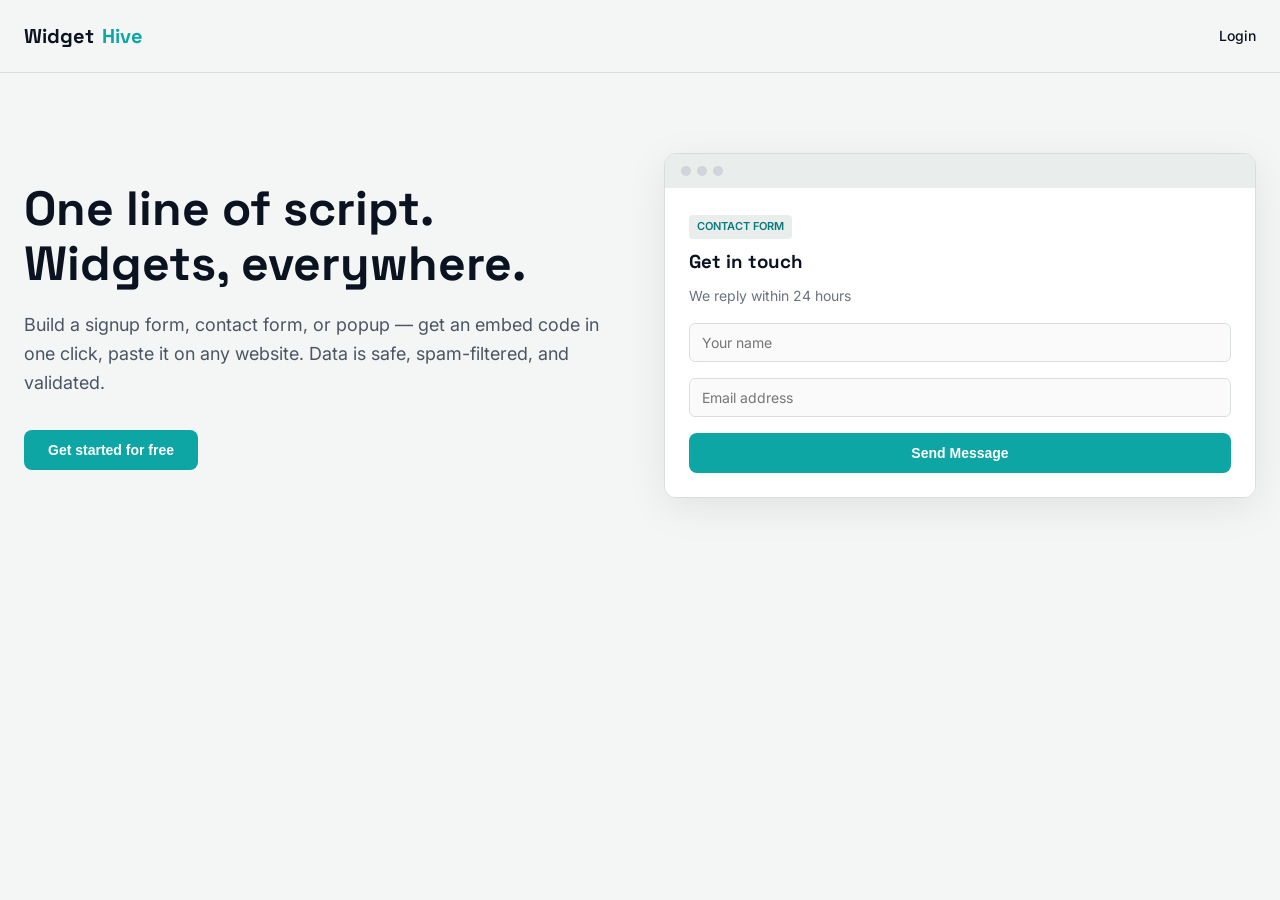
<file: index.html>
<!DOCTYPE html>
<html lang="en">
<head>
  <meta charset="UTF-8">
  <title>WidgetHive — Embed anywhere, capture everywhere</title>
  <link rel="preconnect" href="https://fonts.googleapis.com">
  <link href="https://fonts.googleapis.com/css2?family=Space+Grotesk:wght@500;700&family=Inter:wght@400;500;600&family=JetBrains+Mono&display=swap" rel="stylesheet">
  <link rel="stylesheet" href="style.css">
</head>
<body>

  <nav class="navbar">
    <div class="logo">Widget<span>Hive</span></div>
    <div class="nav-links">
      <a href="#" onclick="showLogin()">Login</a>
    </div>
  </nav>

  <section class="hero" id="hero-section">
    <div>
      <h1>One line of script.<br>Widgets, everywhere.</h1>
      <p>Build a signup form, contact form, or popup — get an embed code in one click, paste it on any website. Data is safe, spam-filtered, and validated.</p>
      <button class="btn btn-primary" onclick="showSignup()">Get started for free</button>
    </div>
    <div class="mock-browser">
      <div class="mock-browser-bar">
        <div class="mock-dot"></div>
        <div class="mock-dot"></div>
        <div class="mock-dot"></div>
      </div>
      <div class="mock-browser-body">
        <div class="widget-type-tag">Contact Form</div>
        <h3>Get in touch</h3>
        <p style="color:#6B7280; font-size:14px; margin:8px 0 16px;">We reply within 24 hours</p>
        <div class="form-group"><input placeholder="Your name" disabled></div>
        <div class="form-group"><input placeholder="Email address" disabled></div>
        <button class="btn btn-primary" style="width:100%;" disabled>Send Message</button>
      </div>
    </div>
  </section>

  <!-- LOGIN FORM -->
  <div class="auth-card hidden" id="login-card">
    <h2 style="margin-bottom:20px;">Log in</h2>
    <div class="form-group">
      <label>Email</label>
      <input type="email" id="login-email" placeholder="you@example.com">
    </div>
    <div class="form-group">
      <label>Password</label>
      <input type="password" id="login-password" placeholder="••••••••">
    </div>
    <button class="btn btn-primary" style="width:100%;" onclick="handleLogin()">Log in</button>
    <p class="error-msg hidden" id="login-error"></p>
    <p style="margin-top:16px; font-size:14px;">Don't have an account? <a href="#" onclick="showSignup()">Sign up</a></p>
  </div>

  <!-- SIGNUP FORM -->
  <div class="auth-card hidden" id="signup-card">
    <h2 style="margin-bottom:20px;">Create your account</h2>
    <div class="form-group">
      <label>Email</label>
      <input type="email" id="signup-email" placeholder="you@example.com">
    </div>
    <div class="form-group">
      <label>Password</label>
      <input type="password" id="signup-password" placeholder="At least 6 characters">
    </div>
    <button class="btn btn-primary" style="width:100%;" onclick="handleSignup()">Create account</button>
    <p class="error-msg hidden" id="signup-error"></p>
    <p style="margin-top:16px; font-size:14px;">Already have an account? <a href="#" onclick="showLogin()">Log in</a></p>
  </div>

  <script src="app.js"></script>
  <script>
    if (isLoggedIn()) window.location.href = "dashboard.html";

    function showLogin() {
      document.getElementById("hero-section").classList.add("hidden");
      document.getElementById("signup-card").classList.add("hidden");
      document.getElementById("login-card").classList.remove("hidden");
    }
    function showSignup() {
      document.getElementById("hero-section").classList.add("hidden");
      document.getElementById("login-card").classList.add("hidden");
      document.getElementById("signup-card").classList.remove("hidden");
    }

    async function handleLogin() {
      const email = document.getElementById("login-email").value;
      const password = document.getElementById("login-password").value;
      const errorEl = document.getElementById("login-error");
      try {
        await login(email, password);
        window.location.href = "dashboard.html";
      } catch (err) {
        errorEl.innerText = err.message;
        errorEl.classList.remove("hidden");
      }
    }

    async function handleSignup() {
      const email = document.getElementById("signup-email").value;
      const password = document.getElementById("signup-password").value;
      const errorEl = document.getElementById("signup-error");
      try {
        await signup(email, password);
        window.location.href = "dashboard.html";
      } catch (err) {
        errorEl.innerText = err.message;
        errorEl.classList.remove("hidden");
      }
    }
  </script>
</body>
</html>
</file>
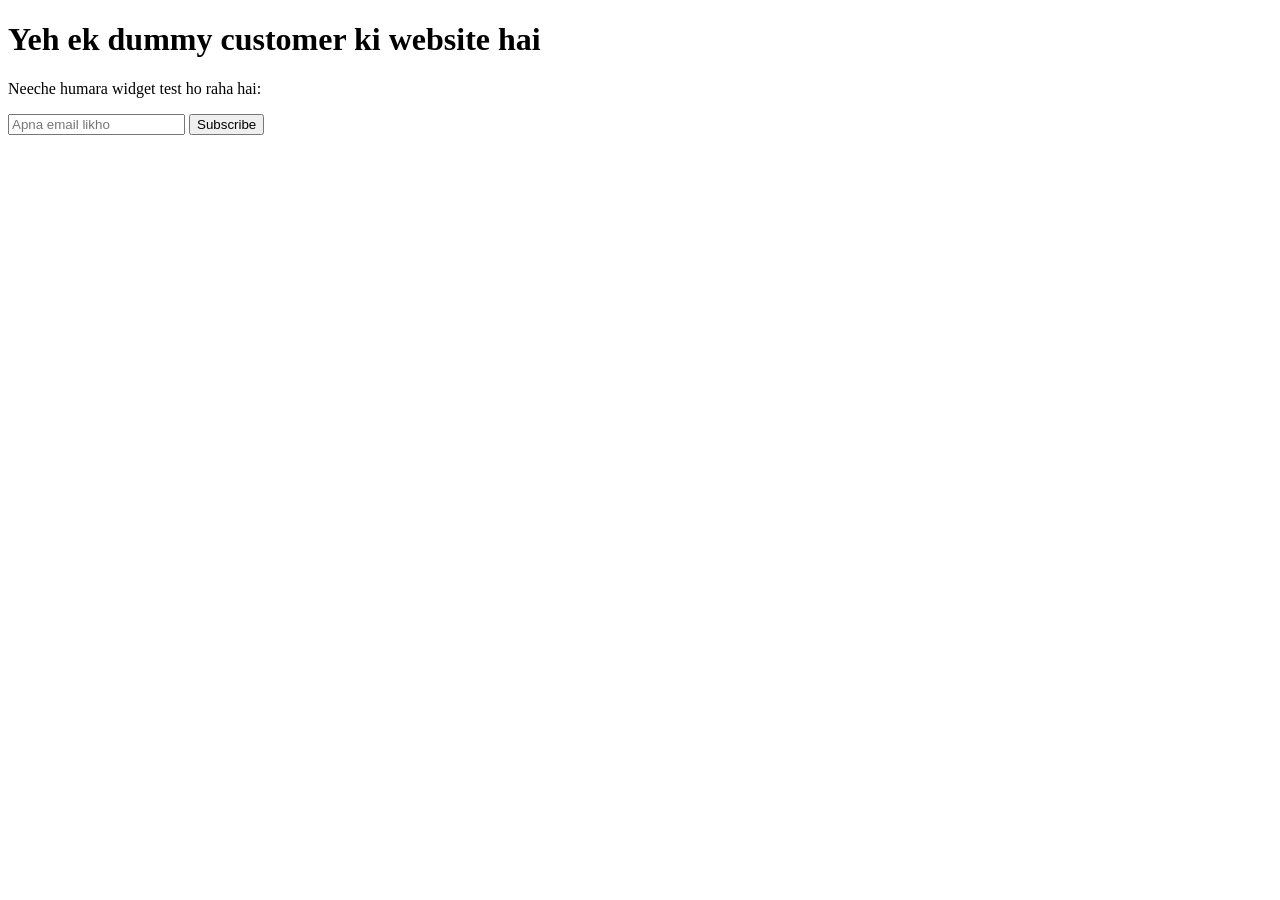
<file: test-customer-site/index.html>
<!DOCTYPE html>
<html>
<head>
    <title>Test Customer Website</title>
</head>
<body>
    <h1>Yeh ek dummy customer ki website hai</h1>
    <p>Neeche humara widget test ho raha hai:</p>

    <div id="widget-container">
        <input type="email" id="email" placeholder="Apna email likho">
        <button onclick="submitForm()">Subscribe</button>
        <p id="result"></p>
    </div>

    <script>
        async function submitForm() {
            const email = document.getElementById('email').value;
            const response = await fetch('http://127.0.0.1:8000/submissions', {
                method: 'POST',
                headers: { 'Content-Type': 'application/json' },
                body: JSON.stringify({
                    widget_id: 'a1ea8b9d-a0bf-4bee-86b8-e925f2ecfc9f',
                    data: { email: email }
                })
            });
            const result = await response.json();
            document.getElementById('result').innerText = JSON.stringify(result);
        }
    </script>
</body>
</html>
</file>
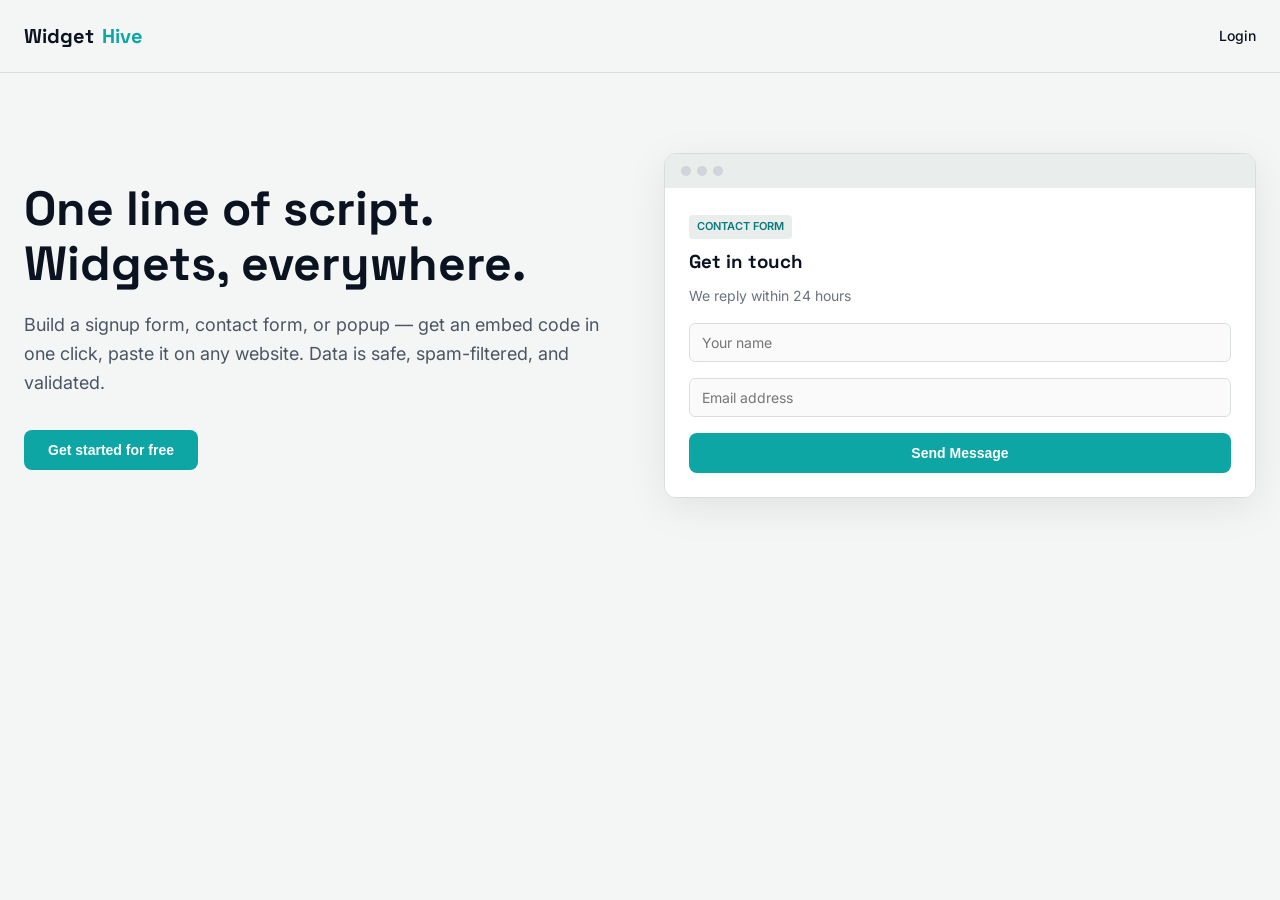
<file: dashboard.html>
<!DOCTYPE html>
<html lang="en">
<head>
  <meta charset="UTF-8">
  <title>Dashboard — WidgetHive</title>
  <link rel="preconnect" href="https://fonts.googleapis.com">
  <link href="https://fonts.googleapis.com/css2?family=Space+Grotesk:wght@500;700&family=Inter:wght@400;500;600&family=JetBrains+Mono&display=swap" rel="stylesheet">
  <link rel="stylesheet" href="style.css">
</head>
<body>

  <nav class="navbar">
    <div class="logo">Widget<span>Hive</span></div>
    <div class="nav-links">
      <a href="#" onclick="logout()">Logout</a>
    </div>
  </nav>

  <div class="dashboard-layout">
    <aside class="sidebar">
      <a href="#" class="sidebar-item active" onclick="showView('list')">My Widgets</a>
      <a href="#" class="sidebar-item" onclick="showView('create')">+ New Widget</a>
    </aside>

    <main class="main-content">

      <!-- WIDGET LIST VIEW -->
      <div id="view-list">
        <h2 style="margin-bottom:20px;">My Widgets</h2>
        <div id="widgets-container">
          <p style="color:#6B7280;">Loading...</p>
        </div>
      </div>

      <!-- CREATE WIDGET VIEW -->
      <div id="view-create" class="hidden">
        <h2 style="margin-bottom:20px;">Create a New Widget</h2>
        <div class="form-group">
          <label>Widget Type</label>
          <select id="widget-type">
            <option value="newsletter_signup">Newsletter Signup</option>
            <option value="contact_form">Contact Form</option>
            <option value="promo_popup">Promo / Discount Popup</option>
            <option value="event_rsvp">Event / Webinar RSVP</option>
            <option value="feedback_widget">Feedback Widget</option>
          </select>
        </div>
        <div class="form-group">
          <label>Title</label>
          <input type="text" id="widget-title" placeholder="e.g. Subscribe to our updates">
        </div>
        <div class="form-group">
          <label>Description (optional)</label>
          <input type="text" id="widget-description" placeholder="e.g. Get weekly tips in your inbox">
        </div>
        <div class="form-group">
          <label>Fields (select the ones you need)</label>
          <div class="checkbox-group">
            <label><input type="checkbox" value="name"> Name</label>
            <label><input type="checkbox" value="email" checked> Email</label>
            <label><input type="checkbox" value="phone"> Phone</label>
            <label><input type="checkbox" value="message"> Message</label>
            <label><input type="checkbox" value="company"> Company</label>
          </div>
        </div>
        <div class="form-group">
          <label>Button Text</label>
          <input type="text" id="widget-button-text" placeholder="e.g. Subscribe">
        </div>
        <button class="btn btn-primary" onclick="handleCreateWidget()">Create Widget</button>
        <p class="error-msg hidden" id="create-error"></p>
      </div>

      <!-- WIDGET DETAIL VIEW -->
      <div id="view-detail" class="hidden">
        <a href="#" onclick="showView('list')" style="font-size:14px;">&larr; Back to widgets</a>
        <h2 id="detail-title" style="margin:12px 0 20px;"></h2>

        <h3 style="margin-bottom:10px; font-size:15px;">Live Preview — this is exactly what visitors will see</h3>
        <div class="mock-browser" style="margin-bottom:32px;">
          <div class="mock-browser-bar">
            <div class="mock-dot"></div>
            <div class="mock-dot"></div>
            <div class="mock-dot"></div>
          </div>
          <div class="mock-browser-body" id="live-preview-container">
            <p style="color:#6B7280;">Loading preview...</p>
          </div>
        </div>

        <h3 style="margin-bottom:10px; font-size:15px;">Embed Code — paste this into your website</h3>
        <div class="code-block">
          <button class="copy-btn" onclick="copyEmbedCode()">Copy</button>
          <code id="embed-code-text">loading...</code>
        </div>

        <div class="stats-grid" style="margin-top:32px;">
          <div class="stat-box">
            <div class="number" id="stat-total">0</div>
            <div class="label">Total Submissions</div>
          </div>
          <div class="stat-box">
            <div class="number" id="stat-genuine">0</div>
            <div class="label">Genuine</div>
          </div>
          <div class="stat-box">
            <div class="number" id="stat-spam">0</div>
            <div class="label">Spam Blocked</div>
          </div>
        </div>

        <h3 style="margin-bottom:12px; font-size:15px;">Submissions</h3>
        <div id="submissions-container"></div>

        <button class="btn btn-danger" style="margin-top:24px;" onclick="handleDeleteWidget()">Delete Widget</button>
      </div>

    </main>
  </div>

  <script src="app.js"></script>
  <script>
    if (!isLoggedIn()) window.location.href = "index.html";

    let currentWidgetId = null;

    function showView(view) {
      document.getElementById("view-list").classList.add("hidden");
      document.getElementById("view-create").classList.add("hidden");
      document.getElementById("view-detail").classList.add("hidden");
      document.getElementById("view-" + view).classList.remove("hidden");

      document.querySelectorAll(".sidebar-item").forEach(el => el.classList.remove("active"));
      if (view === "list") { loadWidgets(); document.querySelectorAll(".sidebar-item")[0].classList.add("active"); }
      if (view === "create") document.querySelectorAll(".sidebar-item")[1].classList.add("active");
    }

    async function loadWidgets() {
      const container = document.getElementById("widgets-container");
      const widgets = await getWidgets();
      if (widgets.length === 0) {
        container.innerHTML = `<p style="color:#6B7280;">You haven't created a widget yet. Click "+ New Widget" to get started.</p>`;
        return;
      }
      container.innerHTML = widgets.map(w => `
        <div class="widget-card">
          <div class="widget-card-info">
            <div class="widget-type-tag">${w.widget_type.replace('_', ' ')}</div>
            <h3>${w.title}</h3>
            <p style="color:#6B7280; font-size:13px;">${w.fields.join(', ')}</p>
          </div>
          <button class="btn btn-outline" onclick="openWidgetDetail('${w.id}', '${w.title}')">View</button>
        </div>
      `).join('');
    }

    async function handleCreateWidget() {
      const fields = Array.from(document.querySelectorAll('.checkbox-group input:checked')).map(el => el.value);
      const errorEl = document.getElementById("create-error");
      try {
        await createWidget({
          widget_type: document.getElementById("widget-type").value,
          title: document.getElementById("widget-title").value,
          description: document.getElementById("widget-description").value || null,
          fields: fields,
          button_text: document.getElementById("widget-button-text").value,
        });
        showView('list');
      } catch (err) {
        errorEl.innerText = "Please fill in all fields correctly (title and button text are required).";
        errorEl.classList.remove("hidden");
      }
    }

    async function openWidgetDetail(widgetId, title) {
      currentWidgetId = widgetId;
      document.getElementById("view-list").classList.add("hidden");
      document.getElementById("view-create").classList.add("hidden");
      document.getElementById("view-detail").classList.remove("hidden");
      document.getElementById("detail-title").innerText = title;

      // Live preview: load the actual widget.js script into the preview box
      const previewBox = document.getElementById("live-preview-container");
      previewBox.innerHTML = "";
      const script = document.createElement("script");
      script.src = `${API_BASE}/widget.js?id=${widgetId}&t=${Date.now()}`;
      previewBox.appendChild(script);

      const embed = await getEmbedCode(widgetId);
      document.getElementById("embed-code-text").innerText = embed.embed_code;

      const stats = await getWidgetStats(widgetId);
      document.getElementById("stat-total").innerText = stats.total_submissions;
      document.getElementById("stat-genuine").innerText = stats.genuine_count;
      document.getElementById("stat-spam").innerText = stats.spam_count;

      const submissions = await getWidgetSubmissions(widgetId);
      const subContainer = document.getElementById("submissions-container");
      if (submissions.length === 0) {
        subContainer.innerHTML = `<p style="color:#6B7280;">No submissions yet.</p>`;
      } else {
        subContainer.innerHTML = submissions.map(s => `
          <div class="submission-row">
            ${Object.entries(s.data).map(([k,v]) => `<strong>${k}:</strong> ${v}`).join(' &nbsp; ')}
            ${s.country ? ` &nbsp; 📍 ${s.city || ''}, ${s.country}` : ''}
            ${s.is_spam ? '<span class="spam-badge">SPAM</span>' : ''}
          </div>
        `).join('');
      }
    }

    function copyEmbedCode() {
      const text = document.getElementById("embed-code-text").innerText;
      navigator.clipboard.writeText(text);
      alert("Copied to clipboard!");
    }

    async function handleDeleteWidget() {
      if (!confirm("Are you sure you want to delete this widget?")) return;
      await deleteWidget(currentWidgetId);
      showView('list');
    }

    showView('list');
  </script>
</body>
</html>
</file>
<file: style.css>
:root {
  --ink: #0B1220;
  --paper: #F4F6F5;
  --paper-alt: #E9EDEC;
  --accent: #0EA5A5;
  --accent-dark: #0B7A7A;
  --coral: #FF6B57;
  --border: #D8DEDC;
}

* {
  box-sizing: border-box;
  margin: 0;
  padding: 0;
}

body {
  font-family: 'Inter', sans-serif;
  background: var(--paper);
  color: var(--ink);
  line-height: 1.6;
}

h1, h2, h3 {
  font-family: 'Space Grotesk', sans-serif;
  font-weight: 700;
}

.container {
  max-width: 1100px;
  margin: 0 auto;
  padding: 0 24px;
}

/* Navbar */
.navbar {
  display: flex;
  justify-content: space-between;
  align-items: center;
  padding: 20px 24px;
  border-bottom: 1px solid var(--border);
}

.logo {
  font-family: 'Space Grotesk', sans-serif;
  font-weight: 700;
  font-size: 20px;
  display: flex;
  align-items: center;
  gap: 8px;
}

.logo span {
  color: var(--accent);
}

.nav-links a {
  color: var(--ink);
  text-decoration: none;
  margin-left: 24px;
  font-size: 14px;
  font-weight: 500;
}

/* Buttons */
.btn {
  display: inline-block;
  padding: 12px 24px;
  border-radius: 8px;
  font-weight: 600;
  font-size: 14px;
  cursor: pointer;
  border: none;
  text-decoration: none;
  transition: all 0.15s ease;
}

.btn-primary {
  background: var(--accent);
  color: white;
}

.btn-primary:hover {
  background: var(--accent-dark);
}

.btn-outline {
  background: transparent;
  border: 1px solid var(--border);
  color: var(--ink);
}

.btn-outline:hover {
  border-color: var(--accent);
}

.btn-danger {
  background: var(--coral);
  color: white;
}

/* Hero */
.hero {
  display: grid;
  grid-template-columns: 1fr 1fr;
  gap: 48px;
  align-items: center;
  padding: 80px 24px;
}

.hero h1 {
  font-size: 48px;
  line-height: 1.15;
  margin-bottom: 20px;
}

.hero p {
  font-size: 18px;
  color: #4B5563;
  margin-bottom: 32px;
}

/* Mock browser window (signature element) */
.mock-browser {
  border: 1px solid var(--border);
  border-radius: 12px;
  overflow: hidden;
  box-shadow: 0 10px 40px rgba(0,0,0,0.08);
}

.mock-browser-bar {
  background: var(--paper-alt);
  padding: 12px 16px;
  display: flex;
  gap: 6px;
}

.mock-dot {
  width: 10px;
  height: 10px;
  border-radius: 50%;
  background: #D1D5DB;
}

.mock-browser-body {
  padding: 24px;
  background: white;
  min-height: 200px;
}

/* Forms */
.auth-card {
  max-width: 400px;
  margin: 60px auto;
  padding: 32px;
  border: 1px solid var(--border);
  border-radius: 12px;
  background: white;
}

.form-group {
  margin-bottom: 16px;
}

.form-group label {
  display: block;
  font-size: 13px;
  font-weight: 600;
  margin-bottom: 6px;
}

.form-group input,
.form-group select,
.form-group textarea {
  width: 100%;
  padding: 10px 12px;
  border: 1px solid var(--border);
  border-radius: 6px;
  font-family: inherit;
  font-size: 14px;
}

.form-group input:focus,
.form-group select:focus,
.form-group textarea:focus {
  outline: 2px solid var(--accent);
  outline-offset: 1px;
}

.error-msg {
  color: var(--coral);
  font-size: 13px;
  margin-top: 8px;
}

/* Dashboard */
.dashboard-layout {
  display: grid;
  grid-template-columns: 220px 1fr;
  min-height: 100vh;
}

.sidebar {
  border-right: 1px solid var(--border);
  padding: 24px;
}

.sidebar-item {
  display: block;
  padding: 10px 12px;
  border-radius: 6px;
  color: var(--ink);
  text-decoration: none;
  font-size: 14px;
  margin-bottom: 4px;
}

.sidebar-item.active {
  background: var(--paper-alt);
  font-weight: 600;
}

.main-content {
  padding: 32px;
}

.widget-card {
  border: 1px solid var(--border);
  border-radius: 10px;
  padding: 20px;
  margin-bottom: 16px;
  background: white;
  display: flex;
  justify-content: space-between;
  align-items: center;
}

.widget-card-info h3 {
  font-size: 16px;
  margin-bottom: 4px;
}

.widget-type-tag {
  display: inline-block;
  background: var(--paper-alt);
  color: var(--accent-dark);
  font-size: 11px;
  font-weight: 600;
  padding: 3px 8px;
  border-radius: 4px;
  text-transform: uppercase;
  margin-bottom: 8px;
}

.checkbox-group label {
  display: flex;
  align-items: center;
  gap: 8px;
  font-weight: 400;
  margin-bottom: 6px;
}

.checkbox-group input {
  width: auto;
}

/* Code block (embed snippet) */
.code-block {
  background: var(--ink);
  color: #A7F3D0;
  font-family: 'JetBrains Mono', monospace;
  font-size: 13px;
  padding: 16px;
  border-radius: 8px;
  overflow-x: auto;
  position: relative;
}

.copy-btn {
  position: absolute;
  top: 12px;
  right: 12px;
  background: var(--accent);
  color: white;
  border: none;
  padding: 6px 12px;
  border-radius: 6px;
  font-size: 12px;
  cursor: pointer;
}

/* Stats */
.stats-grid {
  display: grid;
  grid-template-columns: repeat(3, 1fr);
  gap: 16px;
  margin-bottom: 24px;
}

.stat-box {
  border: 1px solid var(--border);
  border-radius: 10px;
  padding: 20px;
  background: white;
}

.stat-box .number {
  font-family: 'Space Grotesk', sans-serif;
  font-size: 32px;
  font-weight: 700;
  color: var(--accent-dark);
}

.stat-box .label {
  font-size: 13px;
  color: #6B7280;
}

.submission-row {
  border-bottom: 1px solid var(--border);
  padding: 12px 0;
  font-size: 14px;
}

.spam-badge {
  background: var(--coral);
  color: white;
  font-size: 11px;
  padding: 2px 8px;
  border-radius: 4px;
  margin-left: 8px;
}

.hidden { display: none; }

@media (max-width: 768px) {
  .hero { grid-template-columns: 1fr; }
  .dashboard-layout { grid-template-columns: 1fr; }
  .stats-grid { grid-template-columns: 1fr; }
}
</file>
